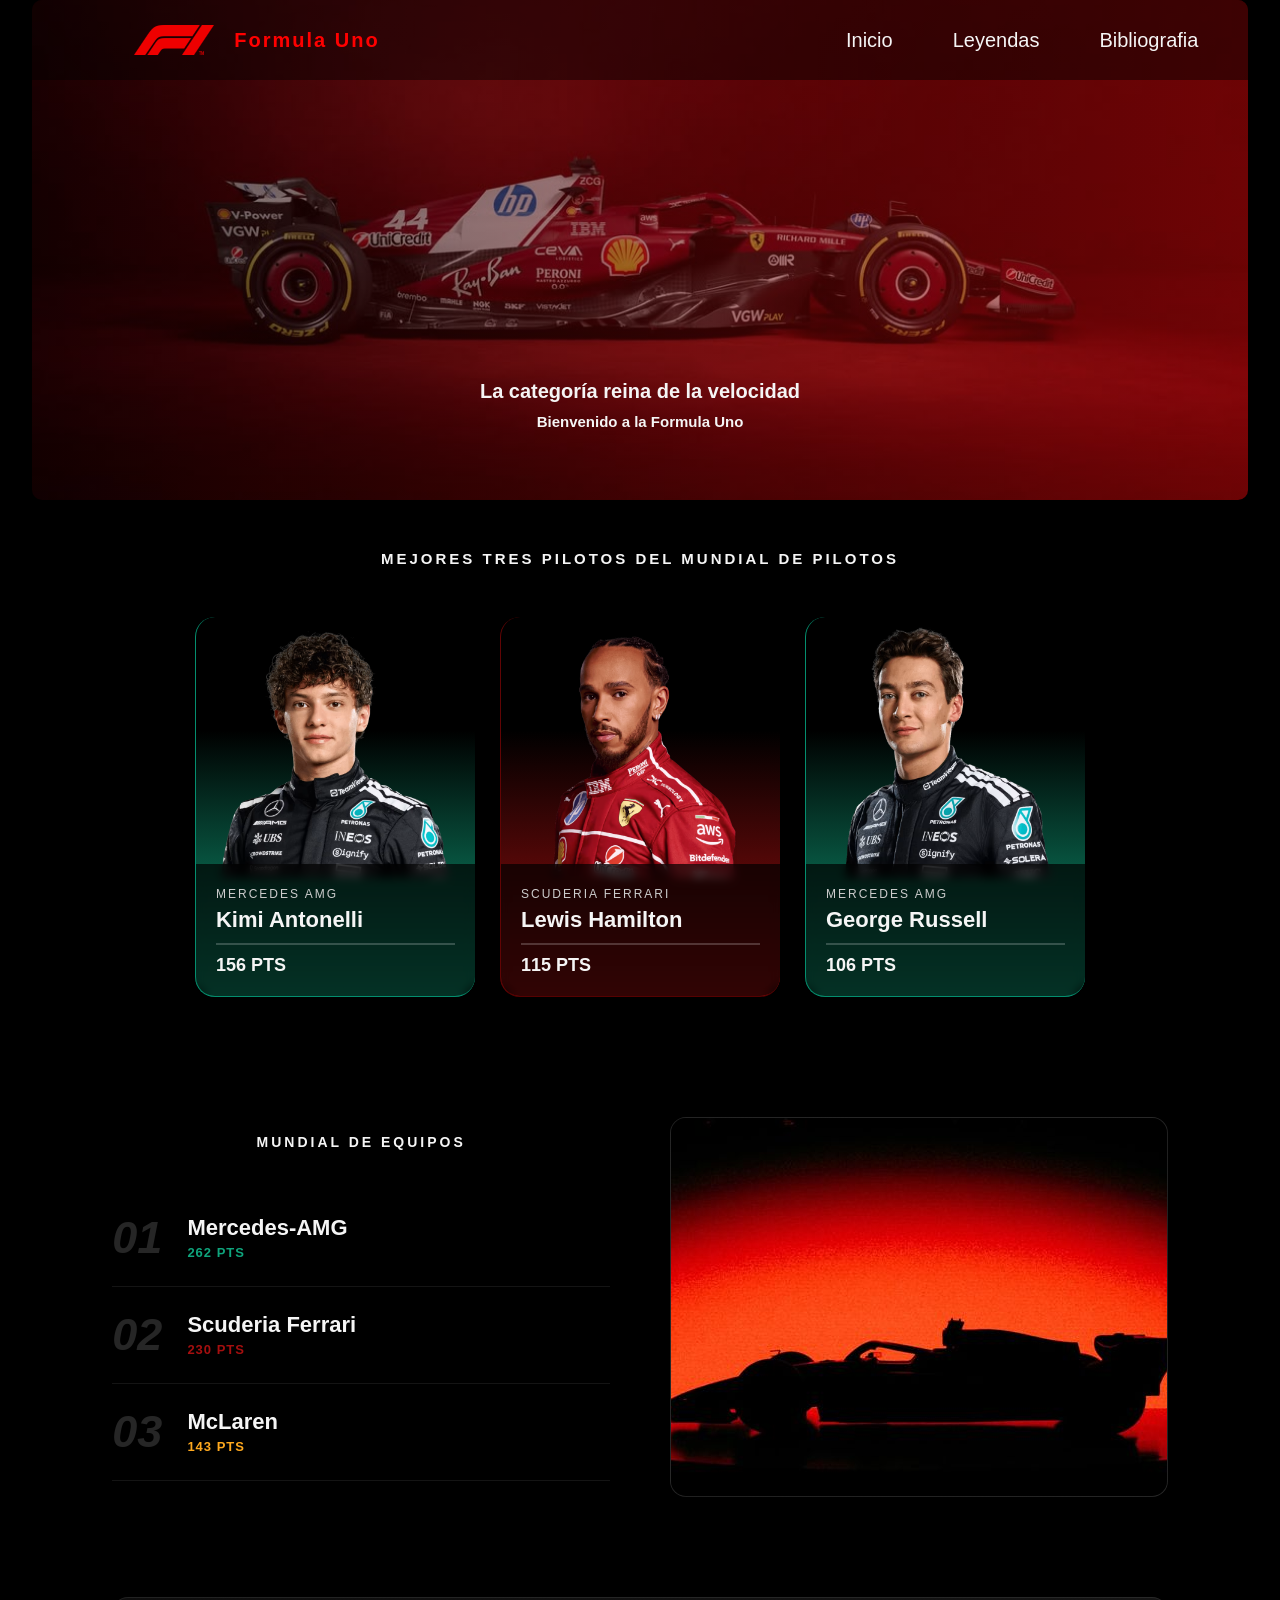
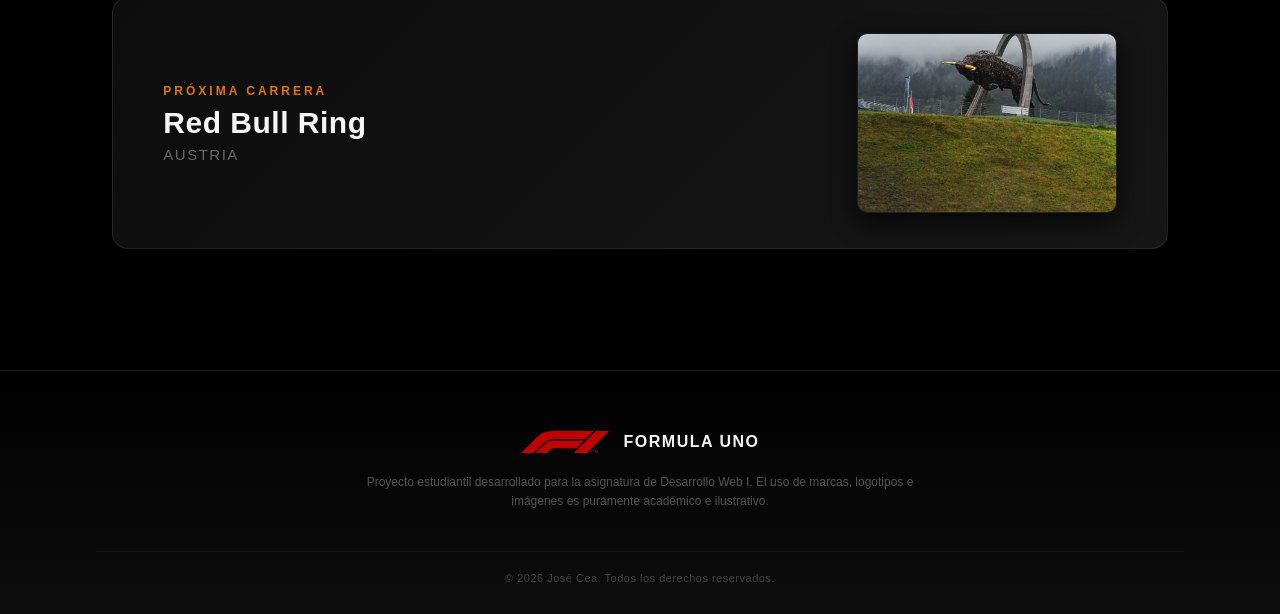
<file: index.html>
<!DOCTYPE html>
<html lang="en">
<head>
    <meta charset="UTF-8">
    <meta name="viewport" content="width=device-width, initial-scale=1.0">
    <title>formula one</title>
    <link rel="stylesheet" href="./style.css">
</head>
<body>
    <div class="container-header">
        <div class="menu-nav">
            <div class="logo">
                <img src="./resources/F1.png" alt="">
                <h1>
                    Formula Uno
                </h1>
            </div>
            <div class="enlaces">
                <a href="./index.html" class="item-enlaces">Inicio</a>
                <a href="./html/leyendas.html" class="item-enlaces">Leyendas</a>
                <a href="./html/bibliografia.html" class="item-enlaces">Bibliografia</a>
            </div>
        </div>
        <div class="container-info">
            <h2>
                La categoría reina de la velocidad
            </h2>
            <p>Bienvenido a la Formula Uno</p>
        </div>
    </div>
    <div class="container-main">
        <div class="titulo-cards">
            <h2>Mejores tres pilotos del mundial de pilotos</h2>
        </div>
        <div class="container-cards">
            <div class="card-piloto mercedes">
                <img src="./resources/Kimi Antonelli.avif" alt="Kimi Antonelli">

                <div class="info-piloto">
                    <span class="team-name">Mercedes AMG</span>
                    <h2>Kimi Antonelli</h2>
                    <p>156 PTS</p>
                </div>
            </div>
            <div class="card-piloto ferrari">
                <img src="./resources/Lewis Hamilton.avif" alt="Lewis Hamilton">

                <div class="info-piloto">
                    <span class="team-name">Scuderia Ferrari</span>
                    <h2>Lewis Hamilton</h2>
                    <p>115 PTS</p>
                </div>
            </div>
            <div class="card-piloto mercedes">
                <img src="./resources/George Russell.avif" alt="George Russell">

                <div class="info-piloto">
                    <span class="team-name">Mercedes AMG</span>
                    <h2>George Russell</h2>
                    <p>106 PTS</p>
                </div>
            </div>
        </div>
        <section class="section-constructores-split">
    
    <div class="constructores-lista">
        <h2 class="titulo-global-seccion">Mundial de Equipos</h2>
        
        <div class="fila-escuderia active-escuderia" data-team="mercedes">
            <span class="numero-pos">01</span>
            <div class="datos-escuderia">
                <h3>Mercedes-AMG</h3>
                <p>262 PTS</p>
            </div>
        </div>

        <div class="fila-escuderia" data-team="ferrari">
            <span class="numero-pos">02</span>
            <div class="datos-escuderia">
                <h3>Scuderia Ferrari</h3>
                <p>230 PTS</p>
            </div>
        </div>

        <div class="fila-escuderia" data-team="McLaren">
            <span class="numero-pos">03</span>
            <div class="datos-escuderia">
                <h3>McLaren</h3>
                <p>143 PTS</p>
            </div>
        </div>
    </div>

    <div class="constructores-visual">
        <img src="./resources/audi.jpg" alt="">
    </div>
</section>
<div class="container-gp">
    <div class="gp-info">
        <h1>Próxima Carrera</h1>
        <span class="circuit-name">Red Bull Ring</span>
        <span class="country-name">Austria</span>
    </div>
    
    <div class="gp-media">
        <img src="./resources/redbull ring.jpg" alt="Red Bull Ring Circuit">
    </div>
</div>
    </div>
    <div class="container-footer">
        <div class="footer-content">
            <div class="footer-brand">
                <img src="./resources/F1.png" alt="F1 Logo">
                <span>Formula Uno</span>
            </div>
            <p class="footer-text">Proyecto estudiantil desarrollado para la asignatura de Desarrollo Web I. El uso de marcas, logotipos e imágenes es puramente académico e ilustrativo.</p>
            <div class="footer-rights">
                <p>&copy; 2026 José Cea. Todos los derechos reservados.</p>
            </div>
        </div>
    </div>
</body>
</html>
</file>
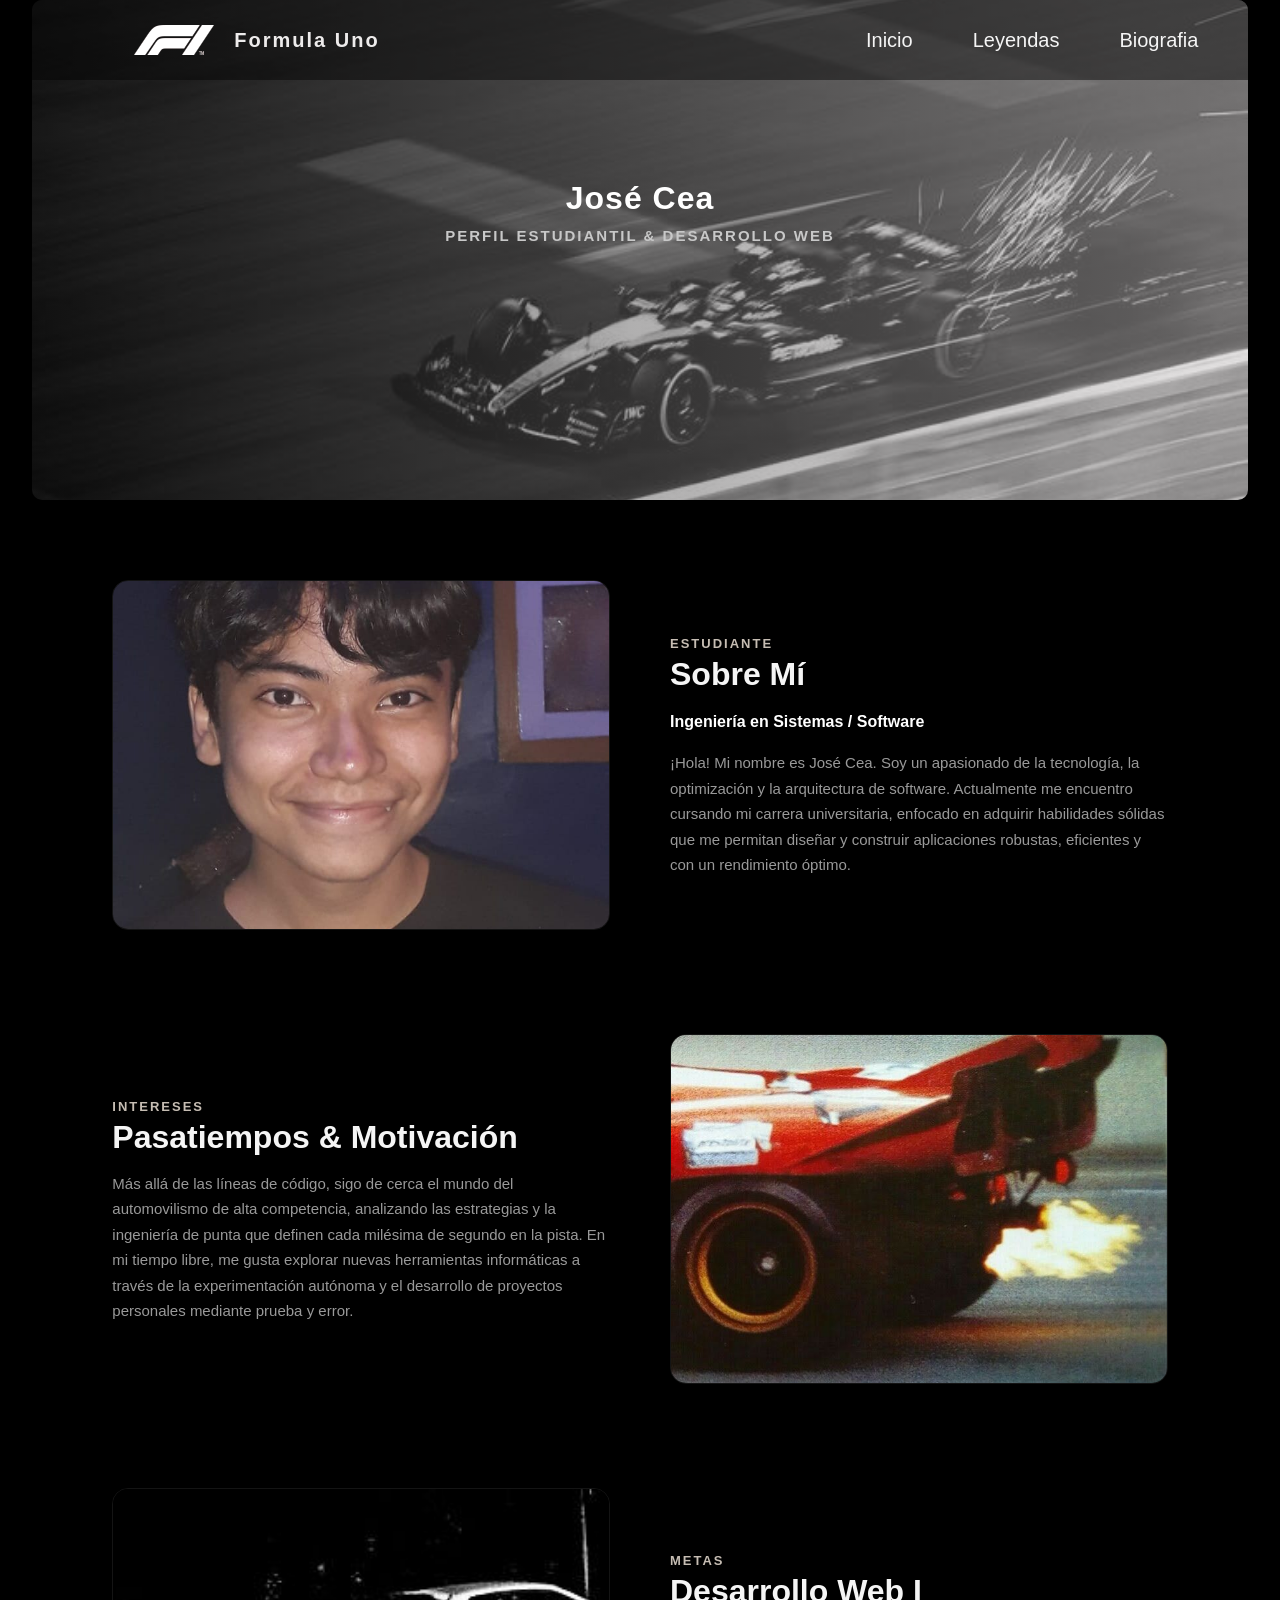
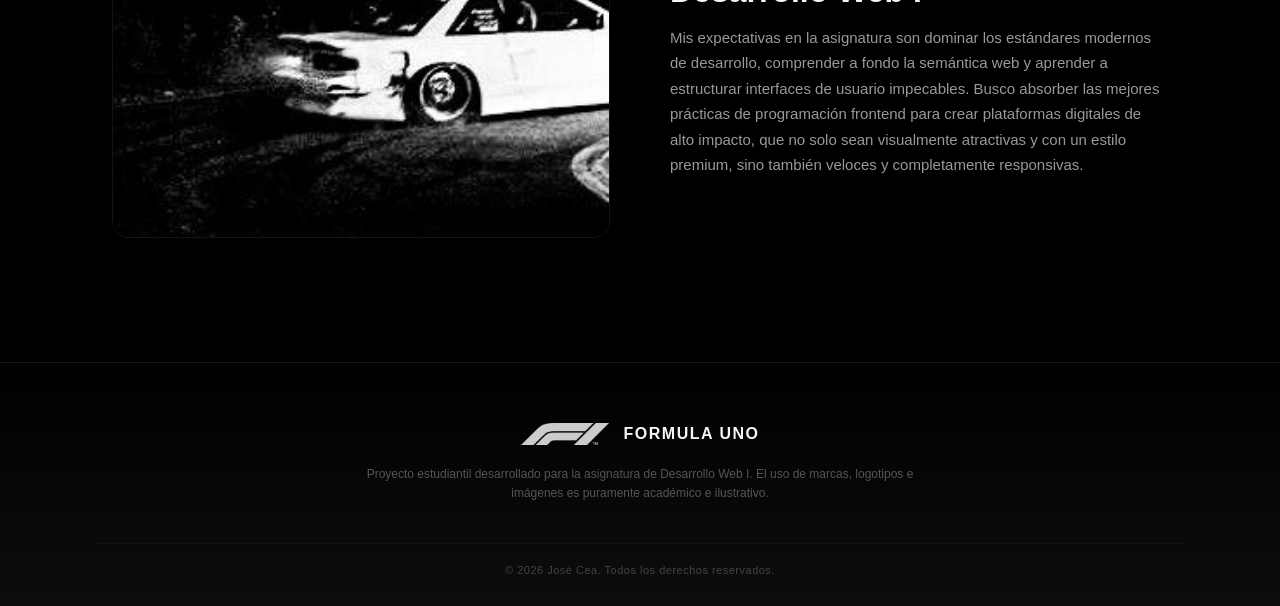
<file: html/bibliografia.html>
<!DOCTYPE html>
<html lang="es">
<head>
    <meta charset="UTF-8">
    <meta name="viewport" content="width=device-width, initial-scale=1.0">
    <title>Formula One - Biografía</title>
    <link rel="stylesheet" href="../css/bibliografiaStyle.css">
    <script src="../js/script.js"></script>
</head>
<body>
    <div class="container-header">
        <div class="menu-nav">
            <div class="logo">
                <img src="../resources/F1_white.png" alt="F1 Logo">
                <h1>Formula Uno</h1>
            </div>
            <div class="enlaces">
                <a href="../index.html" class="item-enlaces">Inicio</a>
                <a href="./leyendas.html" class="item-enlaces">Leyendas</a>
                <a href="./bibliografia.html" class="item-enlaces">Biografia</a>
            </div>
        </div>
        <div class="container-info">
            <h2>José Cea</h2>
            <p>Perfil Estudiantil & Desarrollo Web</p>
        </div>
    </div>

    <main class="container-main-bio">
        <section class="section-bio-bloques">


            <div class="bloque-bio">
                <div class="bio-media">
                    <!-- Aquí va tu foto de estudiante -->
                    <img src="../resources/WhatsApp Image 2026-06-25 at 10.37.13 AM.jpeg" alt="Fotografía de José Cea">
                </div>
                <div class="bio-info">
                    <span class="bio-tag">Estudiante</span>
                    <h2>Sobre Mí</h2>
                    <p class="carrera-text">Ingeniería en Sistemas / Software</p>
                    <p>¡Hola! Mi nombre es José Cea. Soy un apasionado de la tecnología, la optimización y la arquitectura de software. Actualmente me encuentro cursando mi carrera universitaria, enfocado en adquirir habilidades sólidas que me permitan diseñar y construir aplicaciones robustas, eficientes y con un rendimiento óptimo.</p>
                </div>
            </div>

            <div class="bloque-bio reverse">
                <div class="bio-media">

                    <img src="../resources/f1_ds" alt="Pasatiempos e Intereses">
                </div>
                <div class="bio-info">
                    <span class="bio-tag">Intereses</span>
                    <h2>Pasatiempos & Motivación</h2>
                    <p>Más allá de las líneas de código, sigo de cerca el mundo del automovilismo de alta competencia, analizando las estrategias y la ingeniería de punta que definen cada milésima de segundo en la pista. En mi tiempo libre, me gusta explorar nuevas herramientas informáticas a través de la experimentación autónoma y el desarrollo de proyectos personales mediante prueba y error.</p>
                </div>
            </div>


            <div class="bloque-bio">
                <div class="bio-media">
                    <img src="../resources/web.jpg" alt="Desarrollo Web I">
                </div>
                <div class="bio-info">
                    <span class="bio-tag">Metas</span>
                    <h2>Desarrollo Web I</h2>
                    <p>Mis expectativas en la asignatura son dominar los estándares modernos de desarrollo, comprender a fondo la semántica web y aprender a estructurar interfaces de usuario impecables. Busco absorber las mejores prácticas de programación frontend para crear plataformas digitales de alto impacto, que no solo sean visualmente atractivas y con un estilo premium, sino también veloces y completamente responsivas.</p>
                </div>
            </div>

        </section>
    </main>
    <div class="container-footer">
        <div class="footer-content">
            <div class="footer-brand">
                <img src="../resources/F1_white.png" alt="F1 Logo">
                <span>Formula Uno</span>
            </div>
            <p class="footer-text">Proyecto estudiantil desarrollado para la asignatura de Desarrollo Web I. El uso de marcas, logotipos e imágenes es puramente académico e ilustrativo.</p>
            <div class="footer-rights">
                <p>&copy; 2026 José Cea. Todos los derechos reservados.</p>
            </div>
        </div>
    </div>
</body>
</html>
</file>
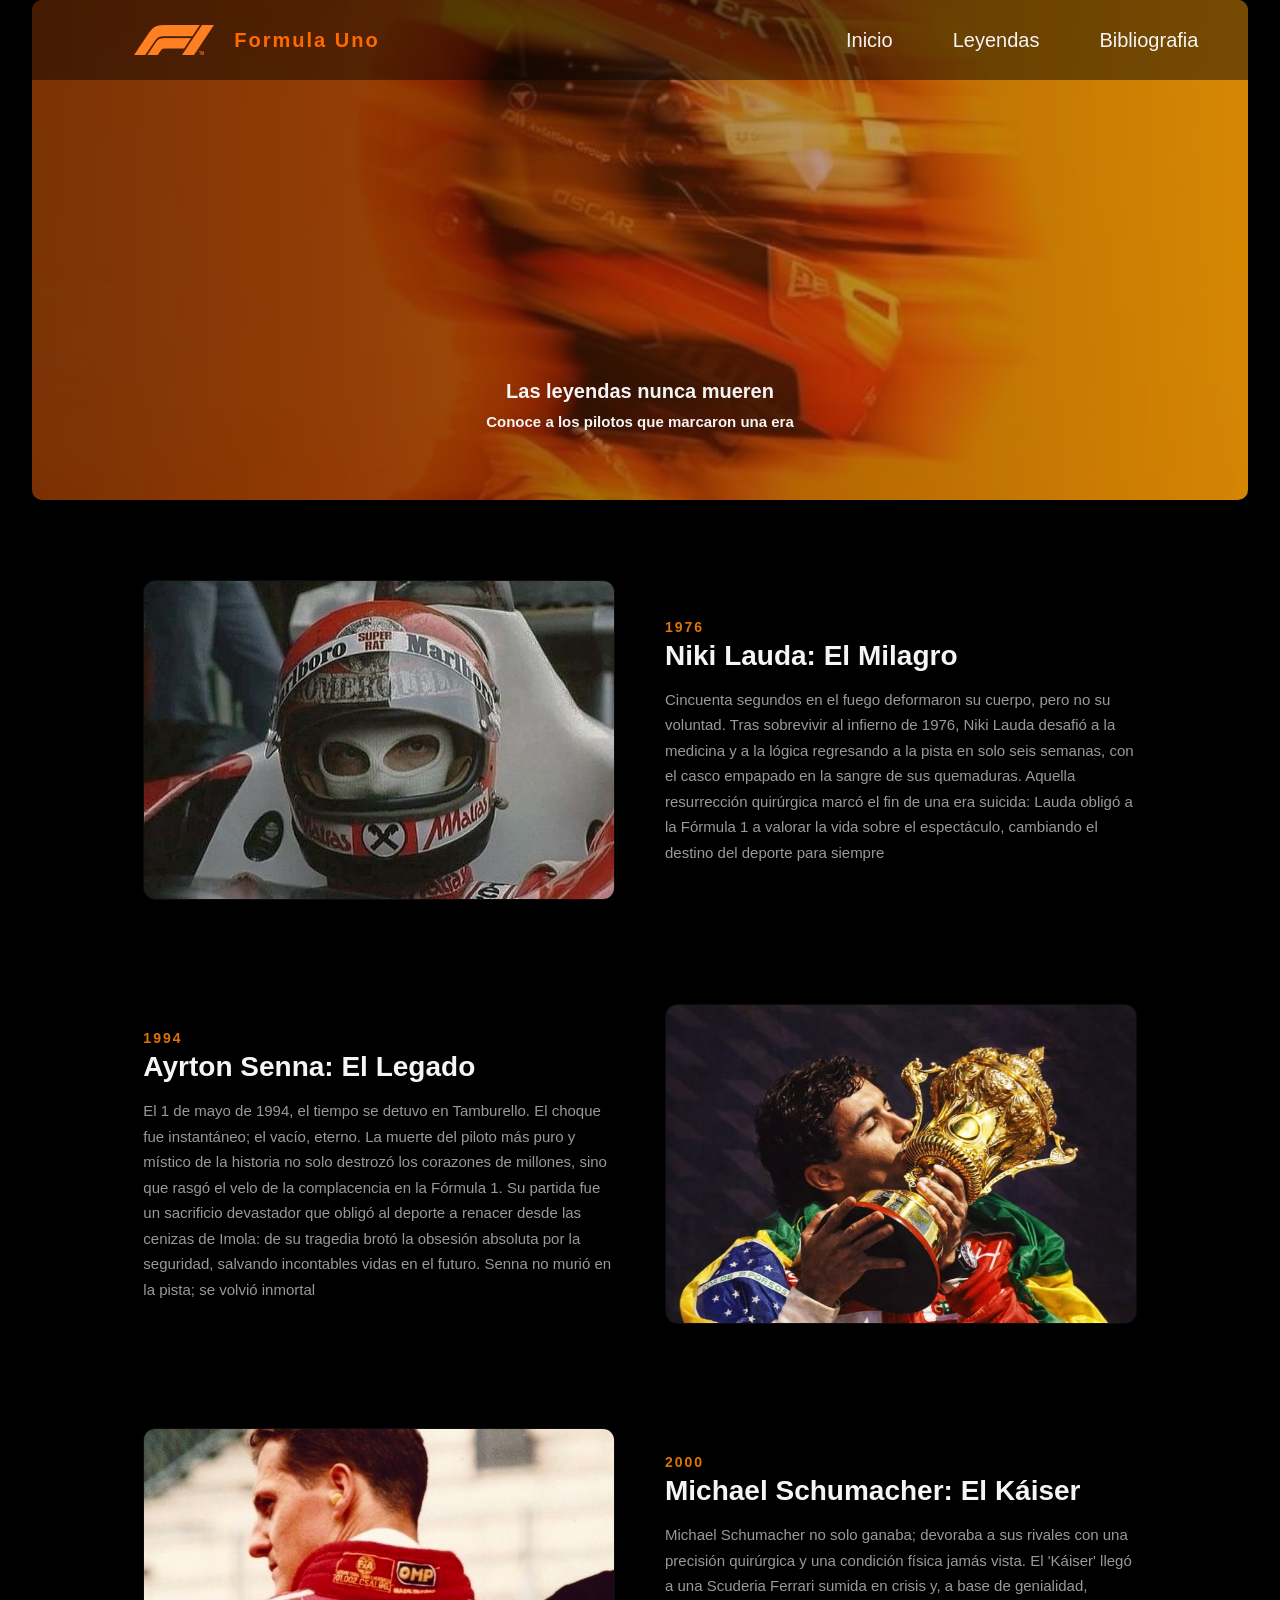
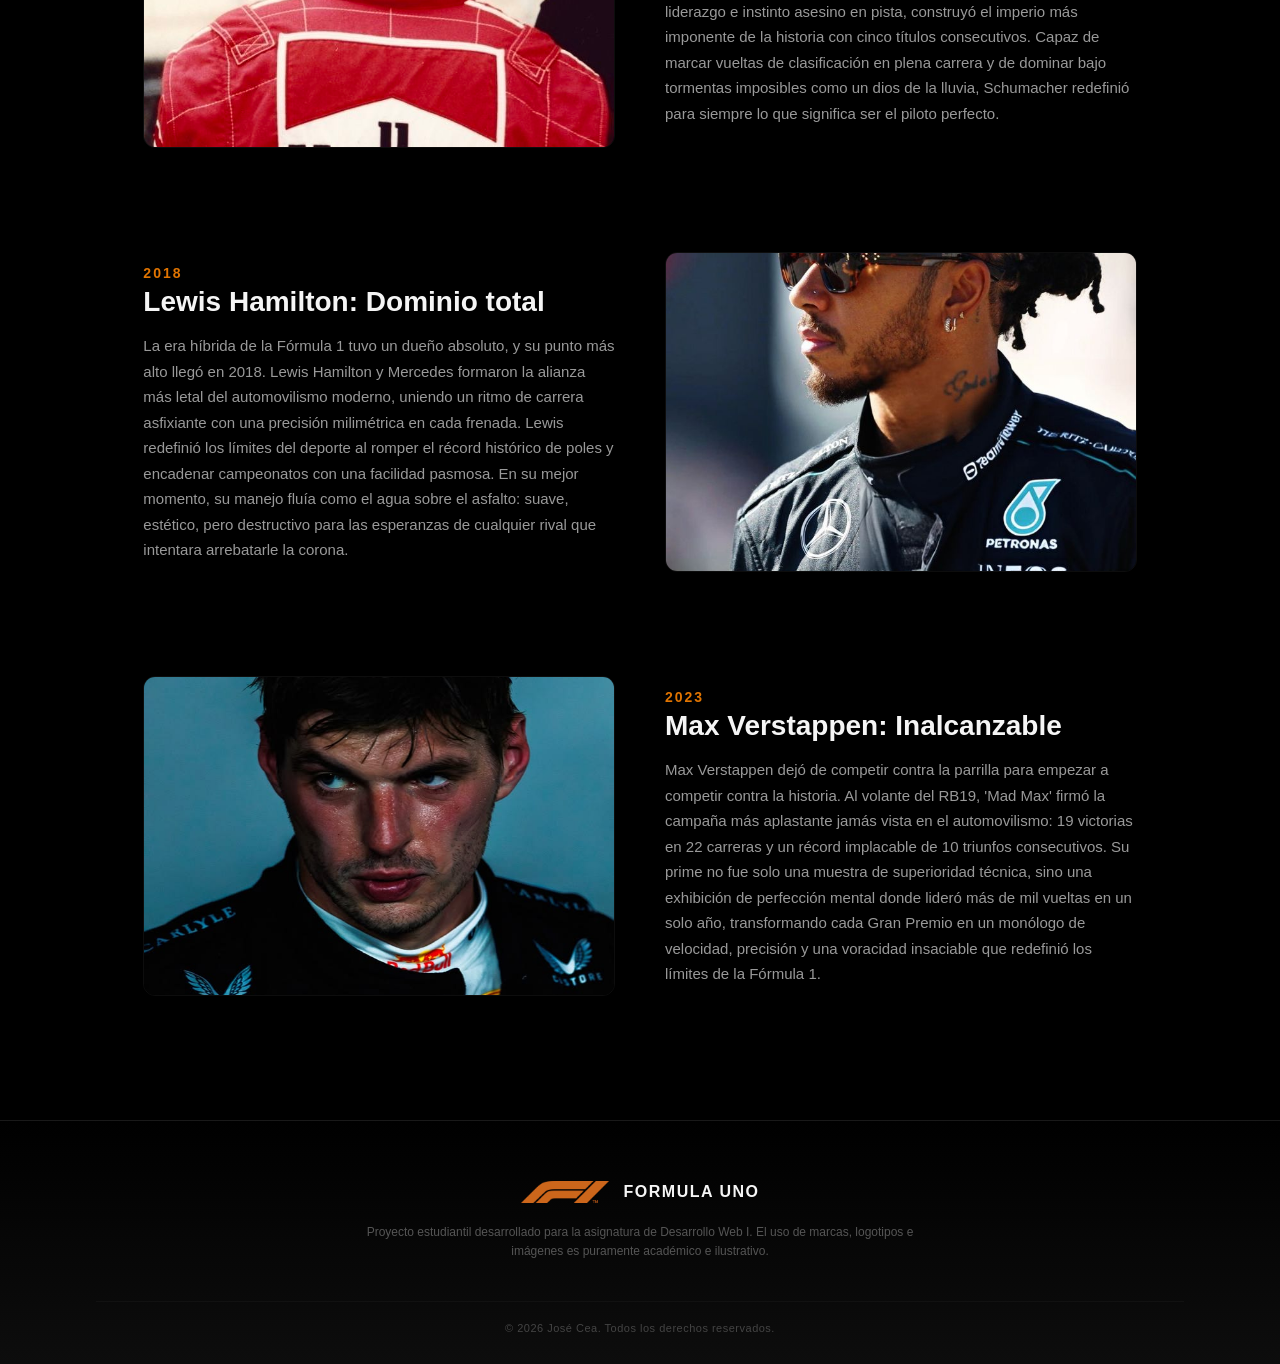
<file: html/leyendas.html>
<!DOCTYPE html>
<html lang="en">
<head>
    <meta charset="UTF-8">
    <meta name="viewport" content="width=device-width, initial-scale=1.0">
    <title>formula one legends</title>
    <link rel="stylesheet" href="../css/leyendasStyle.css">
</head>
<body>
    <div class="container-header">
        <div class="menu-nav">
            <div class="logo">
                <img src="../resources/F1_orange.png" alt="">
                <h1>
                    Formula Uno
                </h1>
            </div>
            <div class="enlaces">
                <a href="../index.html" class="item-enlaces">Inicio</a>
                <a href="./html/leyendas.html" class="item-enlaces">Leyendas</a>
                <a href="./bibliografia.html" class="item-enlaces">Bibliografia</a>
            </div>
        </div>
        <div class="container-info">
            <h2>
                Las leyendas nunca mueren
            </h2>
            <p>Conoce a los pilotos que marcaron una era</p>
        </div>
    </div>
    <div class="container-main">
        <section class="section-leyendas-bloques">

    <div class="bloque-leyenda">
        <div class="leyenda-media">
            <img src="../resources/niki_lauda.jpg" alt="Niki Lauda">
        </div>
        <div class="leyenda-info">
            <span class="leyenda-year">1976</span>
            <h2>Niki Lauda: El Milagro</h2>
            <p>Cincuenta segundos en el fuego deformaron su cuerpo, pero no su voluntad. Tras sobrevivir al infierno de 1976, Niki Lauda desafió a la medicina y a la lógica regresando a la pista en solo seis semanas, con el casco empapado en la sangre de sus quemaduras. Aquella resurrección quirúrgica marcó el fin de una era suicida: Lauda obligó a la Fórmula 1 a valorar la vida sobre el espectáculo, cambiando el destino del deporte para siempre</p>
        </div>
    </div>
    <div class="bloque-leyenda reverse">
        <div class="leyenda-media">
            <img src="../resources/ayrton_senna.jpg" alt="Ayrton Senna">
        </div>
        <div class="leyenda-info">
            <span class="leyenda-year">1994</span>
            <h2>Ayrton Senna: El Legado</h2>
            <p>El 1 de mayo de 1994, el tiempo se detuvo en Tamburello. El choque fue instantáneo; el vacío, eterno. La muerte del piloto más puro y místico de la historia no solo destrozó los corazones de millones, sino que rasgó el velo de la complacencia en la Fórmula 1. Su partida fue un sacrificio devastador que obligó al deporte a renacer desde las cenizas de Imola: de su tragedia brotó la obsesión absoluta por la seguridad, salvando incontables vidas en el futuro. Senna no murió en la pista; se volvió inmortal</p>
        </div>
    </div>

    <div class="bloque-leyenda">
        <div class="leyenda-media">
            <img src="../resources/michael_schumacher.jpg" alt="Michael Schumacher">
        </div>
        <div class="leyenda-info">
            <span class="leyenda-year">2000</span>
            <h2>Michael Schumacher: El Káiser</h2>
            <p>Michael Schumacher no solo ganaba; devoraba a sus rivales con una precisión quirúrgica y una condición física jamás vista. El 'Káiser' llegó a una Scuderia Ferrari sumida en crisis y, a base de genialidad, liderazgo e instinto asesino en pista, construyó el imperio más imponente de la historia con cinco títulos consecutivos. Capaz de marcar vueltas de clasificación en plena carrera y de dominar bajo tormentas imposibles como un dios de la lluvia, Schumacher redefinió para siempre lo que significa ser el piloto perfecto.</p>
        </div>
    </div>
    <div class="bloque-leyenda reverse">
        <div class="leyenda-media">
            <img src="../resources/lewis_hamilton.jpg" alt="lewis Hamilton">
        </div>
        <div class="leyenda-info">
            <span class="leyenda-year">2018</span>
            <h2>Lewis Hamilton: Dominio total</h2>
            <p>La era híbrida de la Fórmula 1 tuvo un dueño absoluto, y su punto más alto llegó en 2018. Lewis Hamilton y Mercedes formaron la alianza más letal del automovilismo moderno, uniendo un ritmo de carrera asfixiante con una precisión milimétrica en cada frenada. Lewis redefinió los límites del deporte al romper el récord histórico de poles y encadenar campeonatos con una facilidad pasmosa. En su mejor momento, su manejo fluía como el agua sobre el asfalto: suave, estético, pero destructivo para las esperanzas de cualquier rival que intentara arrebatarle la corona.</p>
        </div>
    </div>
    <div class="bloque-leyenda">
        <div class="leyenda-media">
            <img src="../resources/max_verstappen.jpg" alt="Max Verstappen">
        </div>
        <div class="leyenda-info">
            <span class="leyenda-year">2023</span>
            <h2>Max Verstappen: Inalcanzable</h2>
            <p>Max Verstappen dejó de competir contra la parrilla para empezar a competir contra la historia. Al volante del RB19, 'Mad Max' firmó la campaña más aplastante jamás vista en el automovilismo: 19 victorias en 22 carreras y un récord implacable de 10 triunfos consecutivos. Su prime no fue solo una muestra de superioridad técnica, sino una exhibición de perfección mental donde lideró más de mil vueltas en un solo año, transformando cada Gran Premio en un monólogo de velocidad, precisión y una voracidad insaciable que redefinió los límites de la Fórmula 1.</p>
        </div>
    </div>
</section>
    </div>
    <div class="container-footer">
        <div class="footer-content">
            <div class="footer-brand">
                <img src="../resources/F1_orange.png" alt="F1 Logo">
                <span>Formula Uno</span>
            </div>
            <p class="footer-text">Proyecto estudiantil desarrollado para la asignatura de Desarrollo Web I. El uso de marcas, logotipos e imágenes es puramente académico e ilustrativo.</p>
            <div class="footer-rights">
                <p>&copy; 2026 José Cea. Todos los derechos reservados.</p>
            </div>
        </div>
    </div>
</body>
</html>
</file>
<file: style.css>
*{
    padding: 0;
    margin: 0;
    box-sizing: border-box;
}
html{
    background-color: rgb(0, 0, 0);
    font-family: 'Inter', sans-serif;
    scroll-behavior: smooth;
}
.container-header{
    width: 95%;
    height: 500px;
    background-image: linear-gradient(to right, rgba(0, 0, 0, 0.516) 0%, rgba(176, 7, 7, 0.489) 100%), url(./resources/monoplaza.jpg);
    background-position: center;
    background-repeat: no-repeat;
    background-size: cover;
    margin: auto;
    border-radius: 10px;
    overflow: hidden;
}
.menu-nav{
    width: 100%;
    height: 80px;
    background-color: rgba(0, 0, 0, 0.45);
    display: grid;
    grid-template-columns: 2fr 3fr;
    overflow: hidden;
    align-items: center;
    justify-content: center;
}
.logo{
    width: 450px;
    height: 80px;
    display: flex;
    flex-direction: row;
    overflow: hidden;
    color: rgb(255, 0, 0);
    align-items: center;
    justify-content: center;
}
.logo img{
    height: 30px;
    width: 80px;
}
.logo h1{
    font-size: 20px;
    letter-spacing: 2px;
    margin-left: 20px;
}
.enlaces{
    width:710px;
    height: 80px;
    display: flex;
    flex-direction: row;
    align-items: center;
    justify-content: flex-end;
}
.enlaces a{
    font-family: 'Titillium Web', sans-serif;
    color: whitesmoke;
    margin: 0 30px;
    font-size: 20px;
    text-decoration: none;
}
.enlaces a:hover{
    color: red;
}
.container-info{
    width: 500px;
    height: 100px;

    margin: 300px auto;
}
.container-info h2{
    color: whitesmoke;
    font-size: 20px;
    text-align: center;
}
.container-info p{
    color: whitesmoke;
    font-size: 15px;
    text-align: center;
    font-weight: bold;
    margin-top: 10px;
}
.container-main{
    width: 97%;
    height: 1300px;
    margin: 50px auto;
}
.container-cards{
    width: 90%;
    height: 400px;
    margin: 50px auto;
    display: flex;
    gap: 25px;
    flex-wrap: wrap;
    justify-content: center;
}
.card-piloto{
    width: 280px;
    height: 380px;
    border-radius: 20px;
    position: relative;
    overflow: hidden;
    display: flex;
    flex-direction: column;
    justify-content: flex-end;
    cursor: pointer;
}
.card-piloto:hover{
    transform: translateY(-5px);   
}
.mercedes{
    background: linear-gradient(180deg, transparent 30%, rgb(15, 165, 125) 100%);
    border-left: 1px solid rgb(4, 142, 110);
    border-bottom: 1px solid rgb(4, 142, 110);
}
.ferrari{
    background: linear-gradient(180deg, transparent 30%, rgb(165, 15, 15) 100%);
    border-left: 1px solid rgb(97, 4, 4);
    border-bottom: 1px solid rgb(87,1,1);
}
.card-piloto img{
    width: 90%;
    position: absolute;
    top: 10px;
    left: 50%;
    transform: translateX(-55%);
}
.info-piloto{
    padding: 20px;
    background: rgba(0, 0, 0, 0.7);
    backdrop-filter: blur(5px);
    text-align: left;
    width: 100%;
}
.team-name{
    color: #ccc;
    text-transform: uppercase;
    font-size: 12px;
    letter-spacing: 2px;
}
.info-piloto h2{
    color: whitesmoke;
    font-size: 22px;
    margin: 5px 0;
}
.info-piloto p{
    color: whitesmoke;
    font-weight: bold;
    font-size: 18px;
    border-top: 2px solid rgba(255,255,255,0.2);
    margin-top: 10px;
    padding-top: 10px;
}
.titulo-cards{
    text-align: center;
    color: whitesmoke;
    font-size: 10px;
    font-weight: bold;
    text-transform: uppercase;
    letter-spacing: 3px;
}
.section-constructores-split {
    width: 85%;
    max-width: 1200px;
    margin: 100px auto;
    display: grid;
    grid-template-columns: 1fr 1fr;
    gap: 60px;
    align-items: center;
}

.titulo-global-seccion {
    color: whitesmoke;
    font-size: 14px;
    text-align: center;
    text-transform: uppercase;
    letter-spacing: 3px;
    margin-bottom: 40px;
}

.constructors-lista {
    display: flex;
    flex-direction: column;
}

.fila-escuderia {
    display: flex;
    align-items: center;
    padding: 22px 0;
    border-bottom: 1px solid rgba(255, 255, 255, 0.08);
    cursor: pointer;
    transition: all 0.4s ease;
}

.fila-escuderia:hover {
    padding-left: 10px;
}

.numero-pos {
    font-size: 45px;
    font-weight: 900;
    font-style: italic;
    color: rgba(255, 255, 255, 0.15);
    margin-right: 25px;
    transition: color 0.3s ease, transform 0.3s ease;
}

.fila-escuderia:hover .numero-pos {
    transform: scale(1.1);
}
.fila-escuderia[data-team="mercedes"]:hover .numero-pos { color: rgb(15, 165, 125); }
.fila-escuderia[data-team="ferrari"]:hover .numero-pos { color: rgb(165, 15, 15); }
.fila-escuderia[data-team="McLaren"]:hover .numero-pos { color: #ffa91e; }

.datos-escuderia h3 {
    color: whitesmoke;
    font-size: 22px;
    font-weight: 700;
    transition: color 0.3s ease;
}

.datos-escuderia p {
    font-size: 13px;
    font-weight: bold;
    margin-top: 4px;
    text-transform: uppercase;
    letter-spacing: 1px;
}

.fila-escuderia[data-team="mercedes"] .datos-escuderia p { color: rgb(15, 165, 125); }
.fila-escuderia[data-team="ferrari"] .datos-escuderia p { color: rgb(165, 15, 15); }
.fila-escuderia[data-team="McLaren"] .datos-escuderia p { color: #ffa91e; }

.constructores-visual {
    position: relative;
    display: flex;
    justify-content: center;
    align-items: center;
    height: 380px;
    background: linear-gradient(135deg, #0d0d0d 0%, #161616 100%);
    border: 1px solid rgba(255, 255, 255, 0.08);
    overflow: hidden;
    border-radius: 16px;
    width: 100%;
    box-shadow: 0 20px 40px rgba(0, 0, 0, 0.6);
}

.glow-bg-split {
    position: absolute;
    width: 350px;
    height: 350px;
    background: radial-gradient(circle, rgba(225, 116, 0, 0.12) 0%, transparent 70%);
    z-index: 1;
    filter: blur(30px);
}

.img-monoplaza-split {
    width: 85%;
    height: auto;
    object-fit: contain;
    z-index: 2;
    filter: drop-shadow(0 15px 25px rgba(0,0,0,0.8));
    transition: transform 0.5s ease;
}

.constructores-visual:hover .img-monoplaza-split {
    transform: scale(1.03) translateY(-5px);
}

.container-gp {
    width: 85%;
    max-width: 1200px;
    margin: 80px auto;
    background: linear-gradient(135deg, #0d0d0d 0%, #161616 100%);
    border: 1px solid rgba(255, 255, 255, 0.08);
    border-radius: 16px;
    display: flex;
    flex-direction: row; 
    align-items: center;
    justify-content: space-between;
    overflow: hidden;
    padding: 35px 50px;
    gap: 40px;
    box-shadow: 0 20px 40px rgba(0, 0, 0, 0.6);
}

.gp-info {
    display: flex;
    flex-direction: column;
}

.container-gp h1 {
    color: #e17400;
    font-size: 12px; 
    text-transform: uppercase;
    letter-spacing: 3px;
    margin-bottom: 8px;
    font-weight: 700;
}

.circuit-name {
    color: whitesmoke;
    font-size: 30px;
    font-weight: 900;
    letter-spacing: 0.5px;
}

.country-name {
    color: #666;
    font-size: 15px;
    margin-top: 6px;
    text-transform: uppercase;
    letter-spacing: 1.5px;
}

.gp-media {
    display: flex;
    align-items: center;
}

.container-gp img {
    height: 180px; 
    width: 260px;
    object-fit: cover;
    border-radius: 10px;
    border: 1px solid rgba(255, 255, 255, 0.05);
    box-shadow: 0 10px 25px rgba(0, 0, 0, 0.7);
    transition: transform 0.4s ease;
}

.container-gp:hover img {
    transform: scale(1.04);
}
.container-footer {
    width: 100%;
    background: linear-gradient(180deg, transparent 0%, #0d0d0d 100%);
    border-top: 1px solid rgba(255, 255, 255, 0.05);
    padding: 60px 0 30px 0;
    margin-top: 120px;
}

.footer-content {
    width: 85%;
    max-width: 1200px;
    margin: 0 auto;
    display: flex;
    flex-direction: column;
    align-items: center;
    gap: 20px;
    text-align: center;
}

.footer-brand {
    display: flex;
    align-items: center;
    gap: 15px;
}

.footer-brand img {
    height: 22px;
    width: auto;
    opacity: 0.8;
}

.footer-brand span {
    color: whitesmoke;
    font-family: 'Inter', sans-serif;
    font-size: 16px;
    font-weight: 700;
    letter-spacing: 1.5px;
    text-transform: uppercase;
}

.footer-text {
    color: #555;
    font-size: 12px;
    max-width: 600px;
    line-height: 1.6;
}

.footer-rights {
    width: 100%;
    margin-top: 20px;
    padding-top: 20px;
    border-top: 1px solid rgba(255, 255, 255, 0.03);
}

.footer-rights p {
    color: #444;
    font-size: 11px;
    letter-spacing: 0.5px;
}
</file>
<file: css/bibliografiaStyle.css>
* {
    padding: 0;
    margin: 0;
    box-sizing: border-box;
}

html {
    background-color: rgb(0, 0, 0);
    font-family: 'Inter', sans-serif;
    scroll-behavior: smooth;
}

.container-header {
    width: 95%;
    height: 500px;
    background-image: linear-gradient(to right, rgba(0, 0, 0, 0.516) 0%, rgba(206, 202, 202, 0.489) 100%), url(../resources/monoplaza_whiteandblack.jpg);
    background-position: center;
    background-repeat: no-repeat;
    background-size: cover;
    margin: auto;
    border-radius: 10px;
    overflow: hidden;
}

.menu-nav {
    width: 100%;
    height: 80px;
    background-color: rgba(0, 0, 0, 0.45);
    display: grid;
    grid-template-columns: 2fr 3fr;
    overflow: hidden;
    align-items: center;
    justify-content: center;
}

.logo {
    width: 450px;
    height: 80px;
    display: flex;
    flex-direction: row;
    overflow: hidden;
    color: rgb(237, 235, 235);
    align-items: center;
    justify-content: center;
}

.logo img {
    height: 30px;
    width: 80px;
}

.logo h1 {
    font-size: 20px;
    letter-spacing: 2px;
    margin-left: 20px;
}

.enlaces {
    width: 710px;
    height: 80px;
    display: flex;
    flex-direction: row;
    align-items: center;
    justify-content: flex-end;
}

.enlaces a {
    font-family: 'Titillium Web', sans-serif;
    color: whitesmoke;
    margin: 0 30px;
    font-size: 20px;
    text-decoration: none;
}

.enlaces a:hover {
    color: rgb(129, 127, 127);
}

.container-info {
    width: 500px;
    height: 100px;
    margin: 100px auto;
}

.container-info h2 {
    color: rgb(255, 255, 255);
    font-size: 32px;
    font-weight: 900;
    text-align: center;
    letter-spacing: 1px;
}

.container-info p {
    color: rgb(200, 200, 200);
    font-size: 15px;
    text-align: center;
    font-weight: bold;
    margin-top: 10px;
    text-transform: uppercase;
    letter-spacing: 2px;
} 

/* ==========================================
   NUEVA SECCIÓN DE BIOGRAFÍA EN ZIG-ZAG
   ========================================== */

.container-main-bio {
    width: 97%;
    height: auto;
    margin: 60px auto;
}

.section-bio-bloques {
    width: 85%;
    max-width: 1200px;
    margin: 80px auto;
    display: flex;
    flex-direction: column;
    gap: 100px; 
}

.bloque-bio {
    display: flex;
    align-items: center;
    gap: 60px;
}

.bloque-bio.reverse {
    flex-direction: row-reverse;
}

.bio-media {
    flex: 1;
}

.bio-media img {
    width: 100%;
    height: 350px;
    object-fit: cover;
    border-radius: 16px;
    border: 1px solid rgba(255, 255, 255, 0.08);
    box-shadow: 0 20px 40px rgba(0, 0, 0, 0.6);
}

.bio-info {
    flex: 1;
    display: flex;
    flex-direction: column;
}

.bio-tag {
    font-size: 13px;
    font-weight: bold;
    color: #c6bdb3;
    text-transform: uppercase;
    letter-spacing: 2px;
    margin-bottom: 5px;
}

.bio-info h2 {
    color: whitesmoke;
    font-size: 32px;
    font-weight: 800;
    margin-bottom: 15px;
}

.carrera-text {
    color: #fff !important;
    font-weight: bold;
    font-size: 16px !important;
    margin-bottom: 15px;
}

.bio-info p {
    color: #999;
    font-size: 15px;
    line-height: 1.7;
}

.container-footer {
    width: 100%;
    background: linear-gradient(180deg, transparent 0%, #0d0d0d 100%);
    border-top: 1px solid rgba(255, 255, 255, 0.05);
    padding: 60px 0 30px 0;
    margin-top: 120px;
}

.footer-content {
    width: 85%;
    max-width: 1200px;
    margin: 0 auto;
    display: flex;
    flex-direction: column;
    align-items: center;
    gap: 20px;
    text-align: center;
}

.footer-brand {
    display: flex;
    align-items: center;
    gap: 15px;
}

.footer-brand img {
    height: 22px;
    width: auto;
    opacity: 0.8;
}

.footer-brand span {
    color: whitesmoke;
    font-family: 'Inter', sans-serif;
    font-size: 16px;
    font-weight: 700;
    letter-spacing: 1.5px;
    text-transform: uppercase;
}

.footer-text {
    color: #555;
    font-size: 12px;
    max-width: 600px;
    line-height: 1.6;
}

.footer-rights {
    width: 100%;
    margin-top: 20px;
    padding-top: 20px;
    border-top: 1px solid rgba(255, 255, 255, 0.03);
}

.footer-rights p {
    color: #444;
    font-size: 11px;
    letter-spacing: 0.5px;
}
</file>
<file: css/leyendasStyle.css>
*{
    padding: 0;
    margin: 0;
    box-sizing: border-box;
}
html{
    background-color: rgb(0, 0, 0);
    font-family: 'Inter', sans-serif;
    scroll-behavior: smooth;
}
.container-header{
    width: 95%;
    height: 500px;
    background-image: linear-gradient(to right, rgba(0, 0, 0, 0.516) 0%, rgba(176, 75, 7, 0.489) 100%), url(../resources/f1driver.jpg);
    background-position: center;
    background-repeat: no-repeat;
    background-size: cover;
    margin: auto;
    border-radius: 10px;
    overflow: hidden;
}
.menu-nav{
    width: 100%;
    height: 80px;
    background-color: rgba(0, 0, 0, 0.45);
    display: grid;
    grid-template-columns: 2fr 3fr;
    overflow: hidden;
    align-items: center;
    justify-content: center;
}
.logo{
    width: 450px;
    height: 80px;
    display: flex;
    flex-direction: row;
    overflow: hidden;
    color: rgb(255, 106, 0);
    align-items: center;
    justify-content: center;
}
.logo img{
    height: 30px;
    width: 80px;
}
.logo h1{
    font-size: 20px;
    letter-spacing: 2px;
    margin-left: 20px;
}
.enlaces{
    width:710px;
    height: 80px;
    display: flex;
    flex-direction: row;
    align-items: center;
    justify-content: flex-end;
}
.enlaces a{
    font-family: 'Titillium Web', sans-serif;
    color: whitesmoke;
    margin: 0 30px;
    font-size: 20px;
    text-decoration: none;
}
.enlaces a:hover{
    color: rgb(255, 111, 0);
}
.container-info{
    width: 500px;
    height: 100px;

    margin: 300px auto;
}
.container-info h2{
    color: whitesmoke;
    font-size: 20px;
    text-align: center;
}
.container-info p{
    color: whitesmoke;
    font-size: 15px;
    text-align: center;
    font-weight: bold;
    margin-top: 10px;
}
.container-main{
    width: 97%;
    height: auto;
    min-height: 1500px; 
    margin: 50px auto;
}
.section-leyendas-bloques {
    width: 80%;
    max-width: 1400px;
    margin: 80px auto;
    display: flex;
    flex-direction: column;
    gap: 100px; 
}

.bloque-leyenda {
    display: flex;
    align-items: center;
    gap: 50px;
}

.bloque-leyenda.reverse {
    flex-direction: row-reverse;
}

.leyenda-media {
    flex: 1;
}

.leyenda-media img {
    width: 100%;
    height: 320px;
    object-fit: cover;
    border-radius: 12px;
    border: 1px solid rgba(255, 255, 255, 0.05);
    box-shadow: 0 15px 35px rgba(0, 0, 0, 0.7);
}

.leyenda-info {
    flex: 1;
    display: flex;
    flex-direction: column;
}

.leyenda-year {
    font-size: 14px;
    font-weight: bold;
    color: #e17400; 
    text-transform: uppercase;
    letter-spacing: 2px;
    margin-bottom: 5px;
}

.leyenda-info h2 {
    color: whitesmoke;
    font-size: 28px;
    font-weight: 800;
    margin-bottom: 15px;
}

.leyenda-info p {
    color: #999;
    font-size: 15px;
    line-height: 1.7;
}
.container-footer {
    width: 100%;
    background: linear-gradient(180deg, transparent 0%, #0d0d0d 100%);
    border-top: 1px solid rgba(255, 255, 255, 0.05);
    padding: 60px 0 30px 0;
    margin-top: 120px;
}

.footer-content {
    width: 85%;
    max-width: 1200px;
    margin: 0 auto;
    display: flex;
    flex-direction: column;
    align-items: center;
    gap: 20px;
    text-align: center;
}

.footer-brand {
    display: flex;
    align-items: center;
    gap: 15px;
}

.footer-brand img {
    height: 22px;
    width: auto;
    opacity: 0.8;
}

.footer-brand span {
    color: whitesmoke;
    font-family: 'Inter', sans-serif;
    font-size: 16px;
    font-weight: 700;
    letter-spacing: 1.5px;
    text-transform: uppercase;
}

.footer-text {
    color: #555;
    font-size: 12px;
    max-width: 600px;
    line-height: 1.6;
}

.footer-rights {
    width: 100%;
    margin-top: 20px;
    padding-top: 20px;
    border-top: 1px solid rgba(255, 255, 255, 0.03);
}

.footer-rights p {
    color: #444;
    font-size: 11px;
    letter-spacing: 0.5px;
}
</file>
